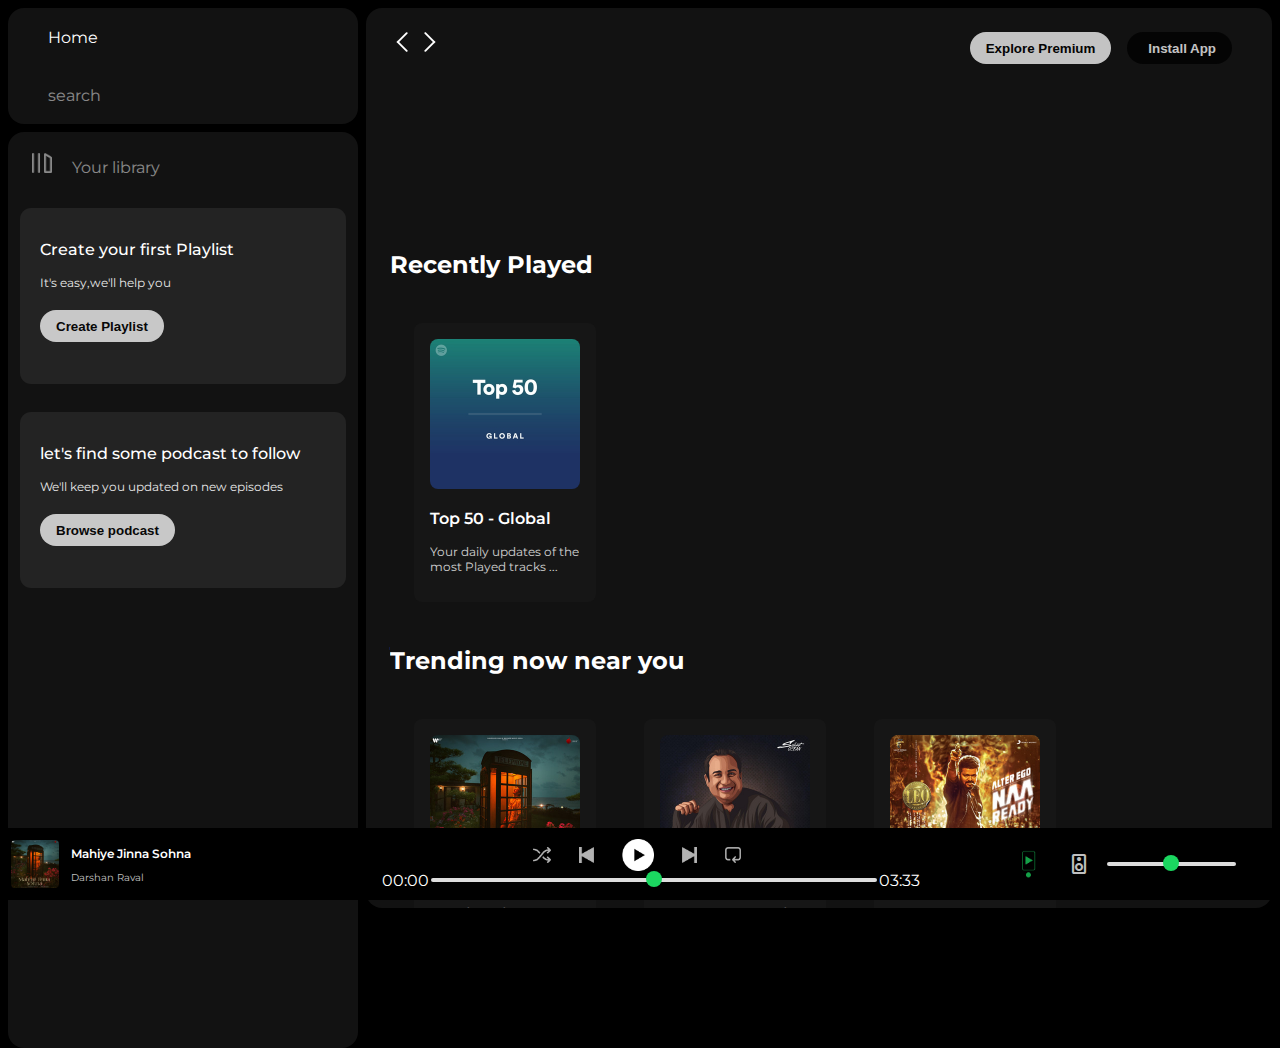
<file: index.html>
<!DOCTYPE html>
<html lang="en">
<head>
    <meta charset="UTF-8">
    <meta name="viewport" content="width=device-width, initial-scale=1.0">
    <link rel="stylesheet" href="https://cdnjs.cloudflare.com/ajax/libs/font-awesome/6.5.1/css/all.min.css" integrity="sha512-DTOQO9RWCH3ppGqcWaEA1BIZOC6xxalwEsw9c2QQeAIftl+Vegovlnee1c9QX4TctnWMn13TZye+giMm8e2LwA==" crossorigin="anonymous" referrerpolicy="no-referrer" />
    <link rel="icon" href="./resource/image/logo.png">
    <title>Spotify - Web Player: Music for everyone</title>
    <link rel="stylesheet" href="style.css">
    <link rel="preconnect" href="https://fonts.googleapis.com">
    <link rel="preconnect" href="https://fonts.gstatic.com" crossorigin>
    <link href="https://fonts.googleapis.com/css2?family=Montserrat:wght@300;400;500&family=Protest+Riot&display=swap" rel="stylesheet">
    <link rel="stylesheet" href="https://fonts.googleapis.com/css2?family=Material+Symbols+Outlined:opsz,wght,FILL,GRAD@20..48,100..700,0..1,-50..200" />
</head>
<body>
    <div class="main">
        <div class="sidebar">
            <div class="nav">
                <div class="nav_option" style="opacity: 1;">
                    <i class="fa-solid fa-house"></i>
                    <a href="#">Home</a>
                </div>
                <div class="nav_option">
                    <i class="fa-solid fa-magnifying-glass"></i>
                    <a href="search.html">search</a>
                </div>
            </div>
            <div class="library">
                <div class="option">
                    <div class="lib_option nav_option">
                        <img src="resource/image/library_icon.png"></img>
                        <a href="#">Your library</a>
                    </div>
                    <div class="icon">
                        <i class="fa-solid fa-plus"></i>
                    
                        <i class="fa-solid fa-arrow-right"></i>
                    </div>
                </div>
                <div class="lib-box">
                    <div class="box">
                        <p class="box-p1">Create your first Playlist</p>
                        <p class="box-p2">It's easy,we'll help you</p>
                        <button class="badge"> Create Playlist</button>
                    </div>
                    <div class="box">
                        <p class="box-p1">let's find some podcast to follow</p>
                        <p class="box-p2">We'll keep you updated on new episodes</p>
                        <button class="badge"> Browse podcast</button>
                    </div>
                </div>
            </div>
        </div>
        <div class="main_cont">
            <div class="sticky-nav">
                <div class="sticky-nab-icon">
                    <img src="resource/image/backward_icon.png" alt="backward_icon">
                    <img src="resource/image/forward_icon.png" alt="forward_icon" class="hide">
                </div>
                <div class="sticky-nav-option">
                    <button class="badge nav-item hide">Explore Premium</button>
                    <button class="badge nav-item darkbadge"><i class="fa-regular fa-circle-down" style="margin-right: 5px;"></i>Install App</button>
                    <i class="fa-regular fa-user"></i>
                </div>                                     
            </div>
            <div class="space"></div>
            <div class="cards">
                <h2>Recently Played</h2>
                <div class="card-cont">
                    <div class="card">
                        <img src="resource/image/card1img.jpeg" class="card-img" alt="image">
                        <div class="main-play">
                            <span >
                                <img src="resource/image/main-play-btn.png" class="pb">
                            </span>
                        </div>
                        <p class="card-title">Top 50 - Global</p>
                        <p class="card-info">Your daily updates of the most Played tracks ...</p>
                    </div>
                </div>
                <h2>Trending now near you</h2>
                <div class="card-cont">
                    <div class="card">
                        <img src="resource/image/card2img.jpeg" class="card-img" alt="image">
                        <div class="main-play">
                            <span >
                                <img src="resource/image/main-play-btn.png" class="pb">
                            </span>
                        </div>
                        <p class="card-title">Mahiye Jinna sohna</p>
                        <p class="card-info">Darshan Raval</p>
                    </div>
                    <div class="card">
                        <img src="resource/image/card3img.jpeg" class="card-img" alt="image">
                        <div class="main-play">
                            <span >
                                <img src="resource/image/main-play-btn.png" class="pb">
                            </span>
                        </div>
                        <p class="card-title">Rahat Fateh Ali Khan hits&#x2764;</p>
                    </div> 
                    <div class="card">
                        <img src="resource/image/card4img.jpeg" class="card-img" alt="image">
                        <div class="main-play">
                            <span >
                                <img src="resource/image/main-play-btn.png" class="pb">
                            </span>
                        </div>
                        <p class="card-title">Naa Ready(from"Lio")</p>
                        <p class="card-info">Asal Kolaar,Anirudh Ravichander,Thalapathy Vijay</p>
                    </div> 
                    <div class="card">
                        <img src="resource/image/type2.png" class="card-img" alt="image">
                        <div class="main-play">
                            <span >
                                <img src="resource/image/main-play-btn.png" class="pb">
                            </span>
                        </div>
                        <p class="card-title">Darshan Raval</p>
                        <p class="card-info">Biggest hits from favourite pop stars.</p>
                    </div>
                    <div class="card">
                        <img src="resource/image/love1.png" class="card-img" alt="image">
                        <div class="main-play">
                            <span >
                                <img src="resource/image/main-play-btn.png" class="pb">
                            </span>
                        </div>
                        <p class="card-title">Valentine's Hits</p>
                    </div>
                    <div class="card">
                        <img src="resource/image/daily-mix1.png" class="card-img" alt="image">
                        <div class="main-play">
                            <span >
                                <img src="resource/image/main-play-btn.png" class="pb">
                            </span>
                        </div>
                        <p class="card-title">Daily Mix 1</p>
                    </div>   
                </div>
                <h2>Love is .. Love&#x2764;</h2>
                <div class="card-cont">
                    <div class="card">
                        <img src="resource/image/love1.png" class="card-img" alt="image">
                        <div class="main-play">
                            <span >
                                <img src="resource/image/main-play-btn.png" class="pb">
                            </span>
                        </div>
                        <p class="card-title">Valentine's Hits</p>
                        <p class="card-info">India's Ultimate love Playlist</p>
                    </div>
                    <div class="card">
                        <img src="resource/image/love2.png" class="card-img" alt="image">
                        <div class="main-play">
                            <span >
                                <img src="resource/image/main-play-btn.png" class="pb">
                            </span>
                        </div>
                        <p class="card-title">I-Pop Mohabbat</p>
                        <p class="card-info">enter the world of I-Pop starsand some of their most romantic tracks!</p>
                    </div> 
                    <div class="card">
                        <img src="resource/image/love3.png" class="card-img" alt="image">
                        <div class="main-play">
                            <span >
                                <img src="resource/image/main-play-btn.png" class="pb">
                            </span>
                        </div>
                        <p class="card-title">Uff,you've fallen!&#x2764;</p>
                        <p class="card-info">Arijit Singh,Armaan Malik,Jubin Nautiyal,Darshan Raval..</p>
                    </div> 
                    <div class="card">
                        <img src="resource/image/love4.png" class="card-img" alt="image">
                        <div class="main-play">
                            <span >
                                <img src="resource/image/main-play-btn.png" class="pb">
                            </span>
                        </div>
                        <p class="card-title">Winter ofLove</p>
                        <p class="card-info">Get cosy and snuggle with these Hindi romantic tunes.</p>
                    </div>
                    <div class="card">
                        <img src="resource/image/love5.png" class="card-img" alt="image">
                        <div class="main-play">
                            <span >
                                <img src="resource/image/main-play-btn.png" class="pb">
                            </span>
                        </div>
                        <p class="card-title">Love Thrills</p>
                        <p class="card-info">List to the Malayalam tracks with loved</p>
                    </div>
                </div>
                <h2>Daily Mix!</h2>
                <div class="card-cont">
                    <div class="card">
                        <img src="resource/image/daily-mix1.png" class="card-img" alt="image">
                        <div class="main-play">
                            <span >
                                <img src="resource/image/main-play-btn.png" class="pb">
                            </span>
                        </div>
                        <p class="card-title">Daily Mix1</p>
                    </div>
                    <div class="card">
                        <img src="resource/image/daily-mix2.png" class="card-img" alt="image">
                        <div class="main-play">
                            <span >
                                <img src="resource/image/main-play-btn.png" class="pb">
                            </span>
                        </div>
                        <p class="card-title">Daily Mix2</p>
                    </div> 
                    <div class="card">
                        <img src="resource/image/daily-mix3.png" class="card-img" alt="image">
                        <div class="main-play">
                            <span >
                                <img src="resource/image/main-play-btn.png" class="pb">
                            </span>
                        </div>
                        <p class="card-title">Daily Mix3</p>
                    </div>                     
                </div>     
                <h2>Featured Charts</h2>
                <div class="card-cont">
                    <div class="card">
                        <img src="resource/image/card5img.jpeg" class="card-img" alt="image">
                        <div class="main-play">
                            <span >
                                <img src="resource/image/main-play-btn.png" class="pb">
                            </span>
                        </div>
                        <p class="card-title">Top Songs-Global</p>
                    </div>
                    <div class="card">
                        <img src="resource/image/card6img.jpeg" class="card-img" alt="image">
                        <div class="main-play">
                            <span >
                                <img src="resource/image/main-play-btn.png" class="pb">
                            </span>
                        </div>
                        <p class="card-title">Top Songs-India</p>
                    </div>                    
                </div>           
            </div>
            <div class="footer">
                <div class="line"></div>
            </div>
        </div>
        <div class="player">
            <div class="album">
                <img src="resource/image/card2img.jpeg"class="album-img">
                <div class="album-cont">
                    <p class="album-title">Mahiye Jinna Sohna</p>
                    <p class="album-info">Darshan Raval</p>
                </div> 
                <div class="album-icon">
                    <input type="checkbox" id="add-playlist" >
                    <div class="addbtn">
                        <label for="add-playlist">
                            <i class="fa-regular fa-heart"></i>
                        </label>
                    </div>
                    <div class="removebtn">
                        <label for="add-playlist">
                            <i class="fa-solid fa-heart"></i>
                        </label>                        
                    </div>
                </div>   
            </div>
            <div class="playertool">
                <div class="player-control">
                    <img src="resource/image/player_icon1.png" class="player-control-icon">
                    <img src="resource/image/player_icon2.png" class="player-control-icon">
                    <img src="resource/image/player_icon3.png" class="player-control-icon" id="player-button" style="opacity: 1;height: 2rem;">
                    <img src="resource/image/player_icon4.png" class="player-control-icon">  
                    <img src="resource/image/player_icon5.png" class="player-control-icon">
                </div>
                <div class="playback-bar">
                    <span class="curr-time">00:00</span>
                    <input type="range" min="0" max="100" class="progress-bar" step="1">
                    <span class="tot-time">03:33</span>
                </div>
            </div>
            <div class="controls">
                <div class="controls-option">
                <img src="resource/image/controls1.png" class="controls-img" style="margin: 0.1rem;">
                <i class="fa-solid fa-microphone controls-icon" style="margin: 8px;"></i>
                <i class="fa-solid fa-bars controls-icon"></i>
                <span class="material-symbols-outlined controls-icon">speaker</span>
                <i class="fa-solid fa-volume-high controls-icon" ></i>
                <input type="range" min="0" max="100" step="1" class="controls-sound">
                </div>
            </div>
              
        </div>
    </div>    
    
</body>
</html>
</file>
<file: style.css>
body{
    font-family: 'Montserrat', sans-serif;
    margin: 0;
    background-color: #000;
    color: #fff;
    overflow: hidden;
}
.main{
    display: flex;
    height: 100vh;
    padding: 0.5rem;
}
.sidebar{
    background-color: #000;
    width: 350px;
    border-radius: 1rem;
    margin-right: 0.5rem;
}
.main_cont{
    flex: 1;
    background-color: #121212;
    border-radius: 1rem;
    overflow: auto;
    padding: 0 1.5rem 01.5rem;
}
.player{
    position: fixed;
    bottom: 0px;
    height: 72px;
    width: 100%;
    background-color: #000;
    z-index: 10;
}
a{
    text-decoration: none;
    color: #fff;
}
.nav{
    background-color: #121212;
    border-radius: 1rem;
    display: flex;
    flex-direction: column;
    justify-content: center;
    height: 100px;
    padding: 0.5rem 0.75rem;
}
.nav_option{
    line-height: 2.5rem;
    opacity: 0.5;
    padding: 0.5rem 0.75rem;
}
.nav_option i{
    font-size: 1.25rem;
}
.nav_option a{
    font-size: 1rem;
    margin-left: 1rem;
}
.nav_option:hover{
    opacity: 1;
}
.nav_option:hover a{
    
    text-decoration: underline;
}
.library{
    background-color: #121212;
    border-radius: 1rem;
    height: 100%;
    margin-top: 0.5rem;
    padding: 0.5rem 0.75rem;
}
.option{
    display: flex;
    justify-content: space-between;
    align-items: center;
}
.lib_option img{
    height: 1.25rem;
    width: 1.25rem;
}
.icon{
    font-size: 1.25rem; 
    display: flex;
}
.icon i{
    opacity: 0.5;
    margin-right: 1rem;
}
.icon i:hover{     
    opacity: 1;
}
.box{
    background-color: #232323;
    height: 9rem;
    border-radius: 0.7rem;
    margin: 0.75rem 0 1.75rem 0;
    padding: 1rem 1.25rem;
    transition: all ease 0.10s;
}
.box-p1{
    font-size: 1rem;
    font-weight: 500;
}
.box-p2{
    font-size: 0.75rem;
    opacity: 0.9;
}
.badge{
    background-color: #fff;
    border: none;
    border-radius: 100px;
    padding: 0.25rem 1rem;
    font-weight: 700;
    margin-top: 0.5rem;
    height: 2rem;
    width: fit-content;
    opacity: 0.75;
    transition: all ease 0.5s;
}
.badge:hover{
    opacity: 1;
    scale: 1.07;
}
.darkbadge{
    background-color: #000;
    color: #fff;
}
.sticky-nav{
    position: sticky;
    top: 0;
    background-color: #121212;
    display: flex;
    justify-content: space-between;
    align-items: center;
    padding: 1rem 0;
    z-index: 10;
}
.sticky-nav-icon img{
    margin-left: 0.75rem;
}
.sticky-nav-option{
    display: flex;
    justify-content: center;
    align-items: center;
}
.nav-item{
    margin-right: 1rem;

}
@media (max-width: 1000px){
    .hide{
        display: none;
    }
}
.card{
    width: 150px;
    background-color: #23232344;
    border-radius: 0.5rem;
    padding: 1rem;
    margin: 1.5rem;
    transition: all ease 0.4s;
    position: relative;
}
.pb{  
    position: absolute;  
    left: 117px;
    height: 3rem;
    z-index: -1;
    transition: all  ease-in;
}
.card:hover .pb{
    position: absolute;
    z-index: 8;
    top: 115px;
    left:117px;
    
}
.card:hover{
    background-color: #232323;    
}
.card-cont{
    display: flex;
    flex-wrap: wrap;
    
}
.card-img{
    width: 100%;
    border-radius: 0.5rem;
}
.card-title{
    font-weight: 600;
}
.card-info{
    font-size: 0.75rem;
    opacity: 0.8;
}
.footer{
    height: 300px;
    display: flex;
    justify-content: space-around;
    align-items: end;
}
.line{
    width: 90%;
    border-top: 2px solid white;
     height: 130px;
     opacity: 0.3;

}
.space{
    height: 150px;
}
.player{
    display: flex;
    justify-content: space-between;
    align-items: center;
}
.album{
    width: 25%;    
}
.playertool{
    width: 50%;    
}
.controls{
    width: 25%;    
}
.player-control-icon{
    height: 1rem;
    margin-right: 1.75rem;
    opacity: 0.7;
}
.player-control-icon:hover{
    opacity: 1;

}
#player-button:hover{
    scale: 1.07;
}
.player-control{
    display: flex;
    justify-content: center;
    align-items: center;
}
.playback-bar{
    display: flex;
    justify-content: center;
    align-items: center;
}
.progress-bar{
    width: 70%;
    appearance: none;
    background-color: transparent;
    cursor: pointer;
}
.progress-bar::-webkit-slider-runnable-track{
    background-color: #ddd;
    border-radius: 100px;
    height: 0.2rem;
}
.progress-bar::-webkit-slider-thumb{
    appearance: none;
    height: 16px;
    width: 16px;
    background-color: #1bd760;
    border-radius: 50%;
    margin-top: -7px ;
}
.album{
    display: flex;
    /* justify-content: space-evenly; */
    align-items: center;
    flex-wrap: wrap;
    margin: 0.2rem;
}
.album-img{
    height: 3rem;
    border-radius: 4px;
    margin-right: 0.75rem;
}
.album-title{
    font-weight: 600;
    height: 50%;
    justify-self: center;
    font-size: 12px;
    align-self:flex-end;
    margin-bottom: 1px;
}
.album-info{
    height: 50%;
    font-size: 10px;
    opacity: 0.75;
}
#add-playlist{
    display: none;
}
.checkl{
    margin-left: 2rem;
    opacity: 0.75;
}
.album-title:hover{
    text-decoration: underline 1px solid #fff;
}
.album-info:hover{
    opacity: 1;
    text-decoration: underline 1px solid #fff;
}
.album-icon{
    display: flex;
    opacity: 0.75;
    margin: 1rem;
}
.removebtn{
    position: absolute;
    left: -300rem;
    appearance: none;
    background-color: transparent;
}
.album-icon:hover{
    opacity: 1;
}
#add-playlist:checked~.removebtn{
    opacity: 1;
    left: 12.6rem;   
}
.controls-option{
    display: flex;
    justify-content: center;
    align-items: center;
}
.controls-img{
    height: 1.75rem;
    margin: 0.15rem;
    opacity: 0.75;
}
.controls-icon{
    margin: 0.25rem;
    opacity: 0.75;
    
}
.controls-img:hover{
    opacity: 1;
    scale: 1.10;
}
.controls-icon:hover{
    scale: 1.15;
    opacity: 1;
}
.controls-sound{
    margin: 0.25rem;
    appearance: none;
    background-color: transparent;
    cursor: pointer;
}
.controls-sound::-webkit-slider-runnable-track{
    background-color: #ddd;
    border-radius: 100px;
    height: 0.2rem;
}
.controls-sound::-webkit-slider-thumb{
    appearance: none;
    height: 16px;
    width: 16px;
    background-color: #1bd760;
    border-radius: 50%;
    margin-top: -7px ;
}
</file>
